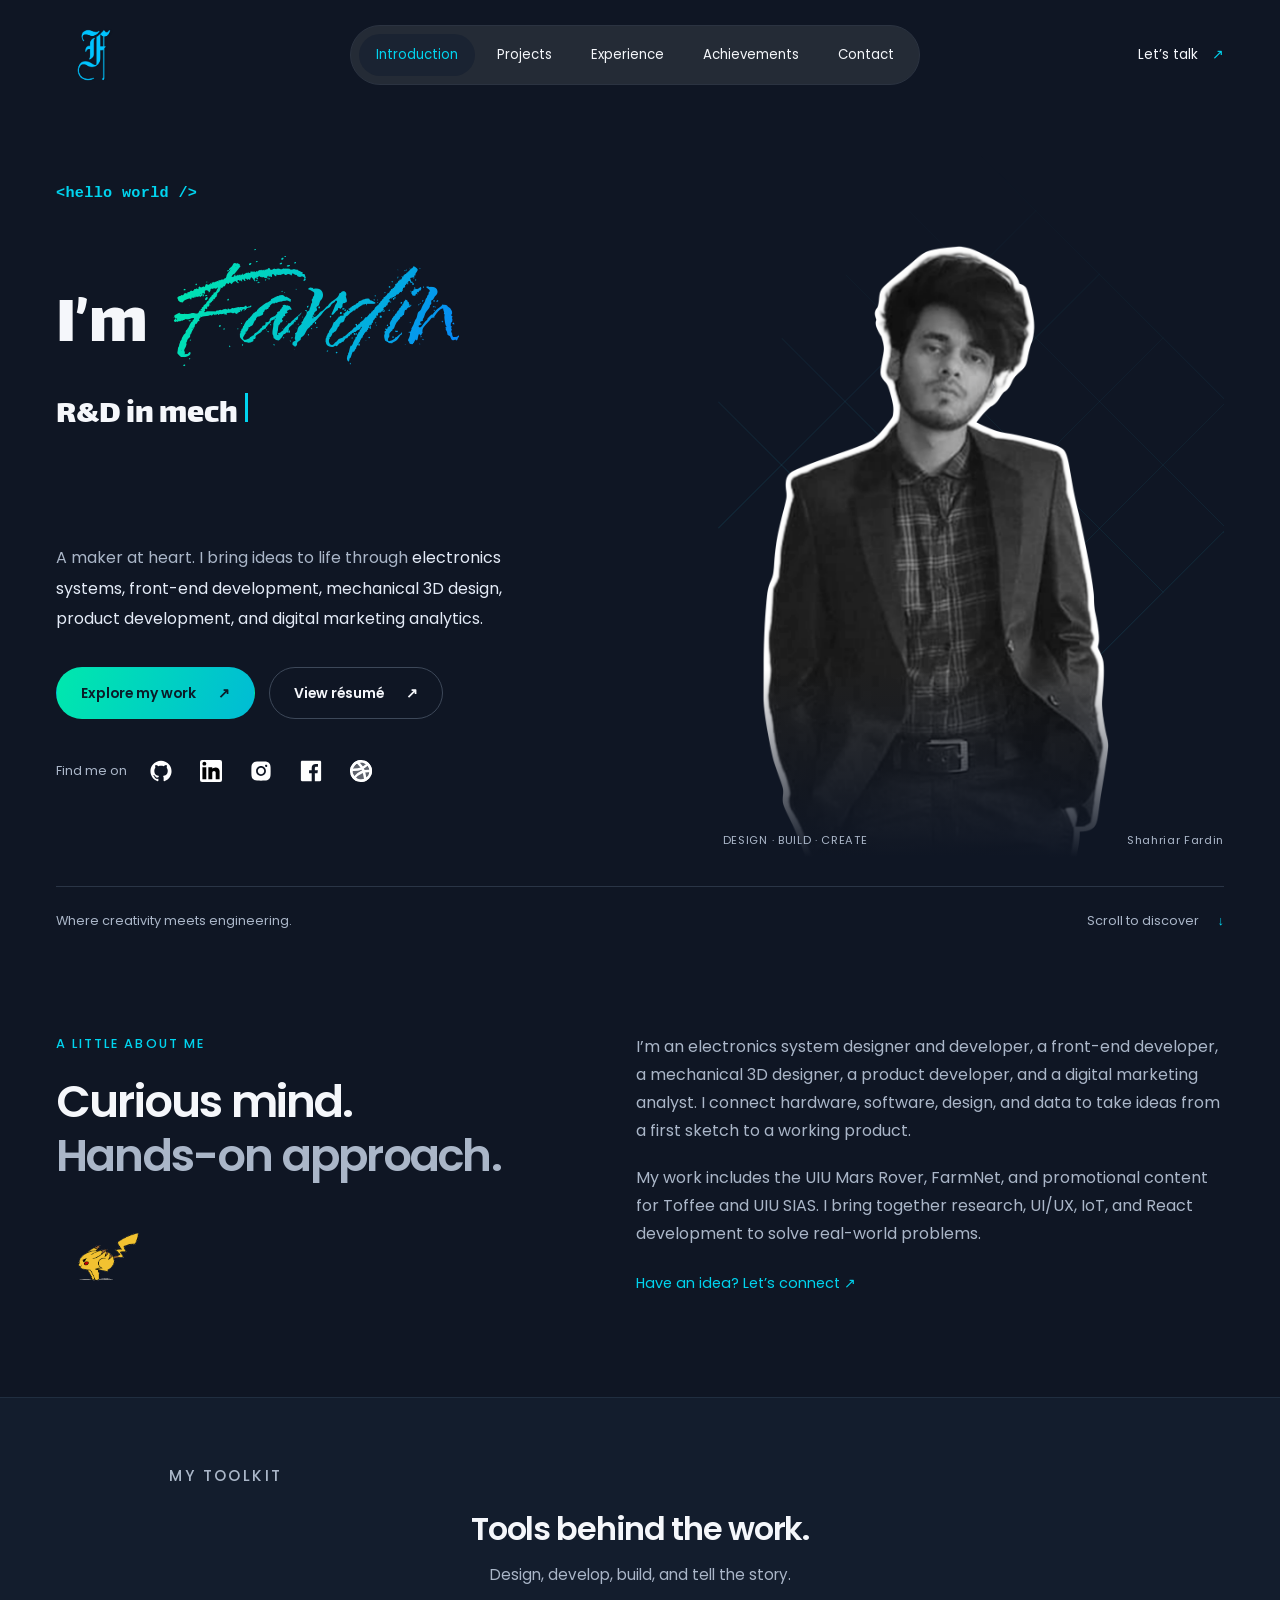
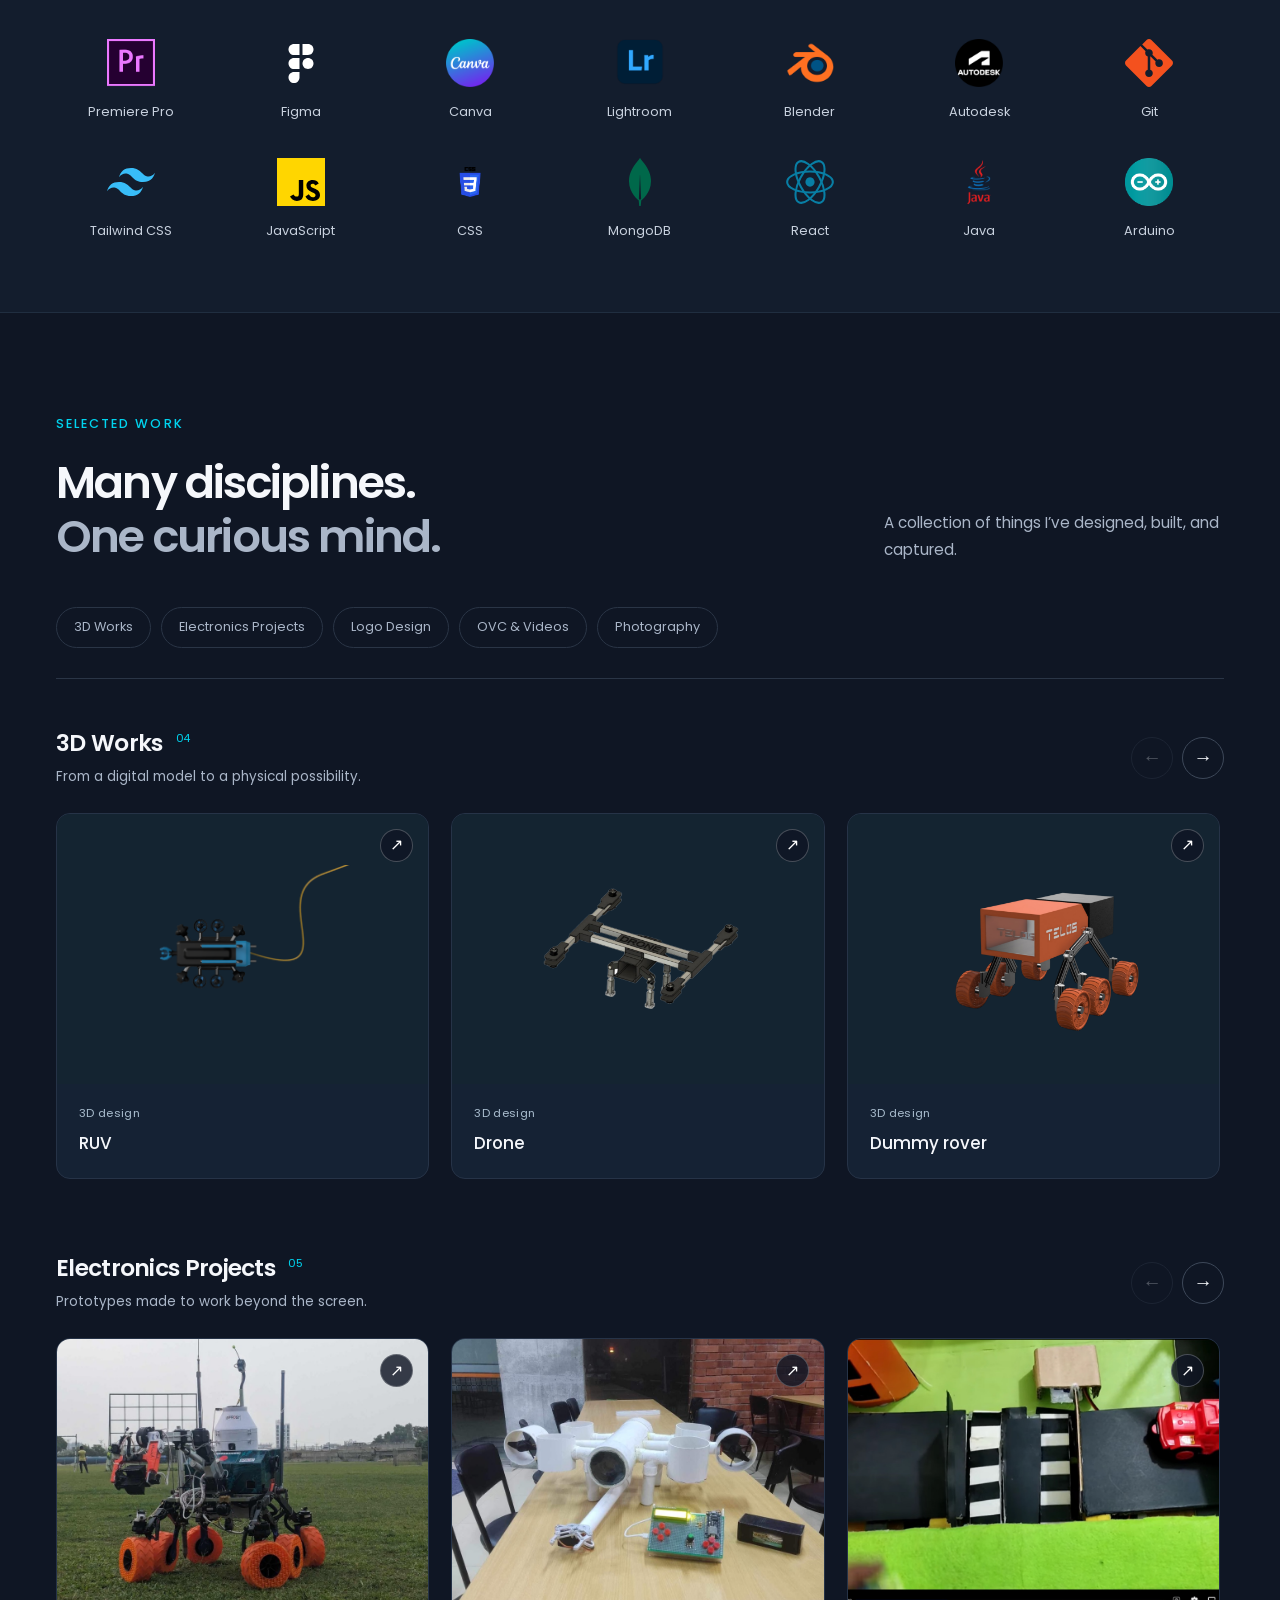
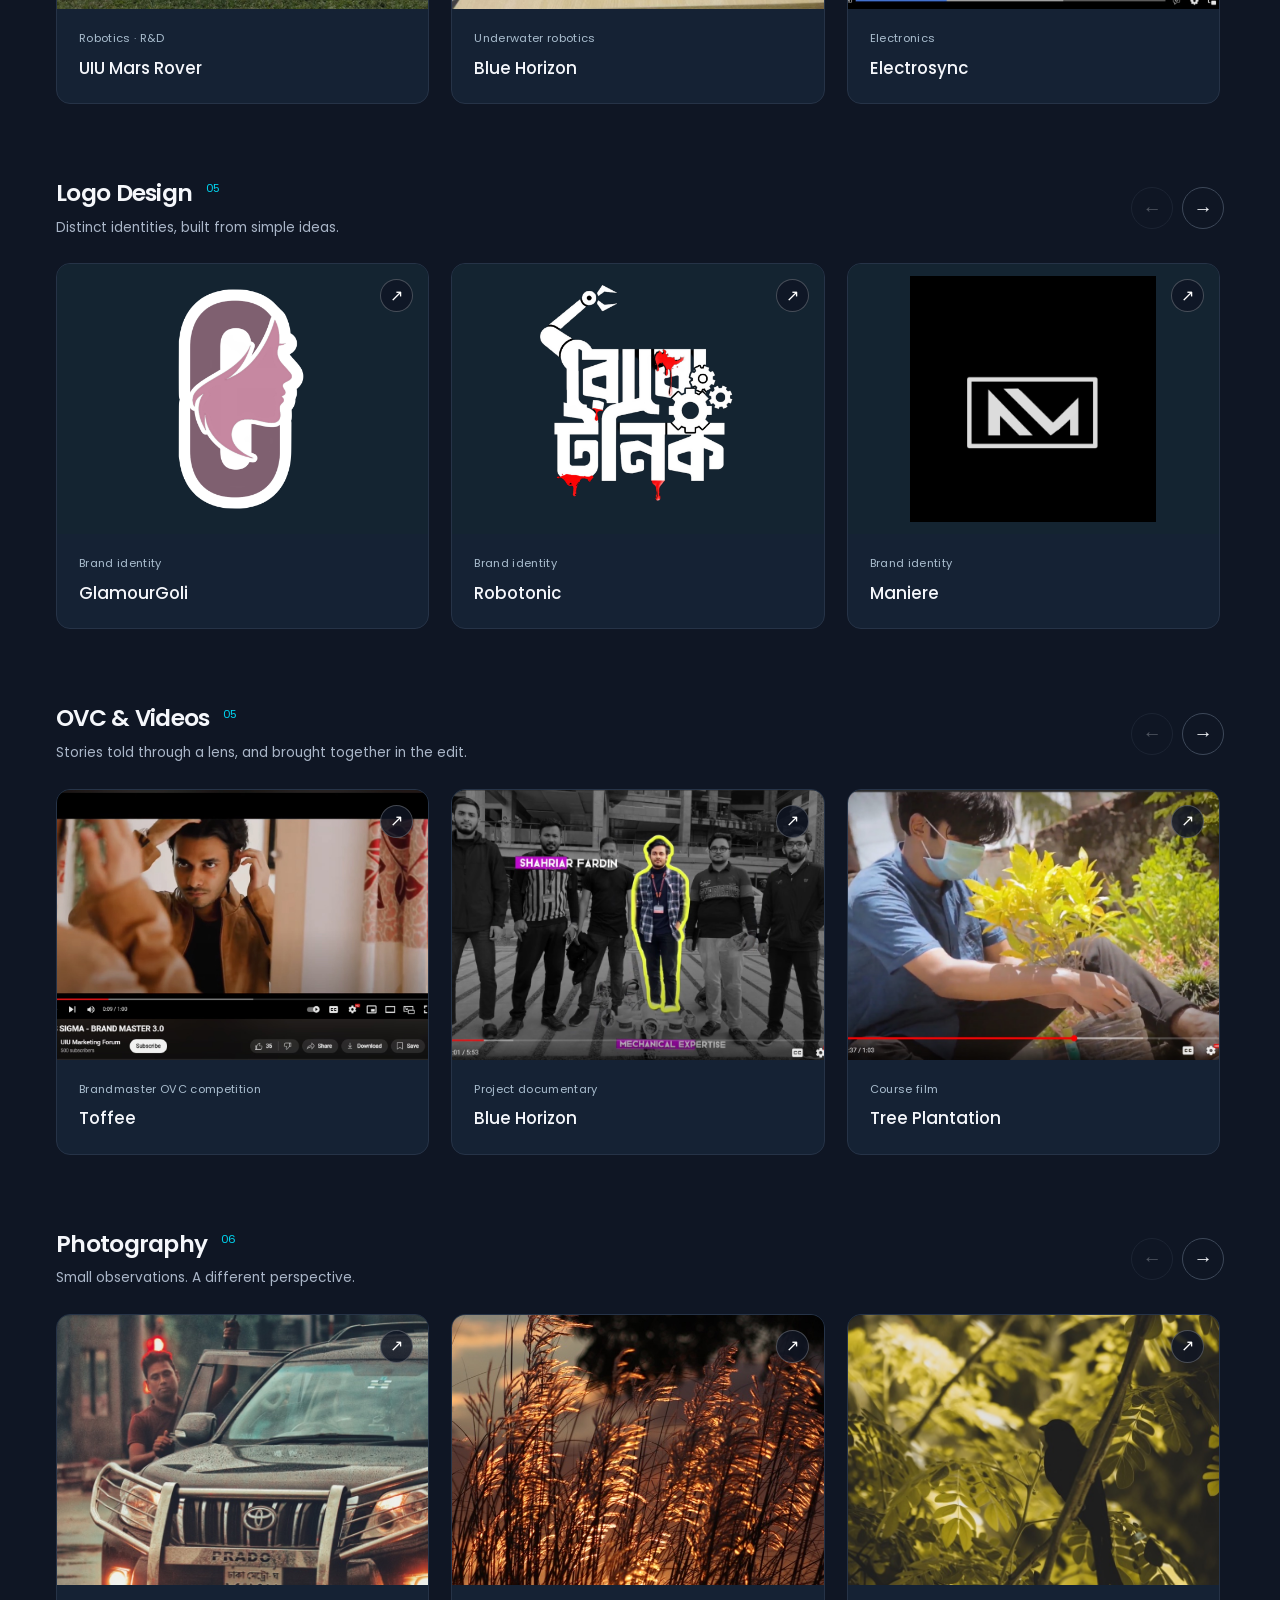
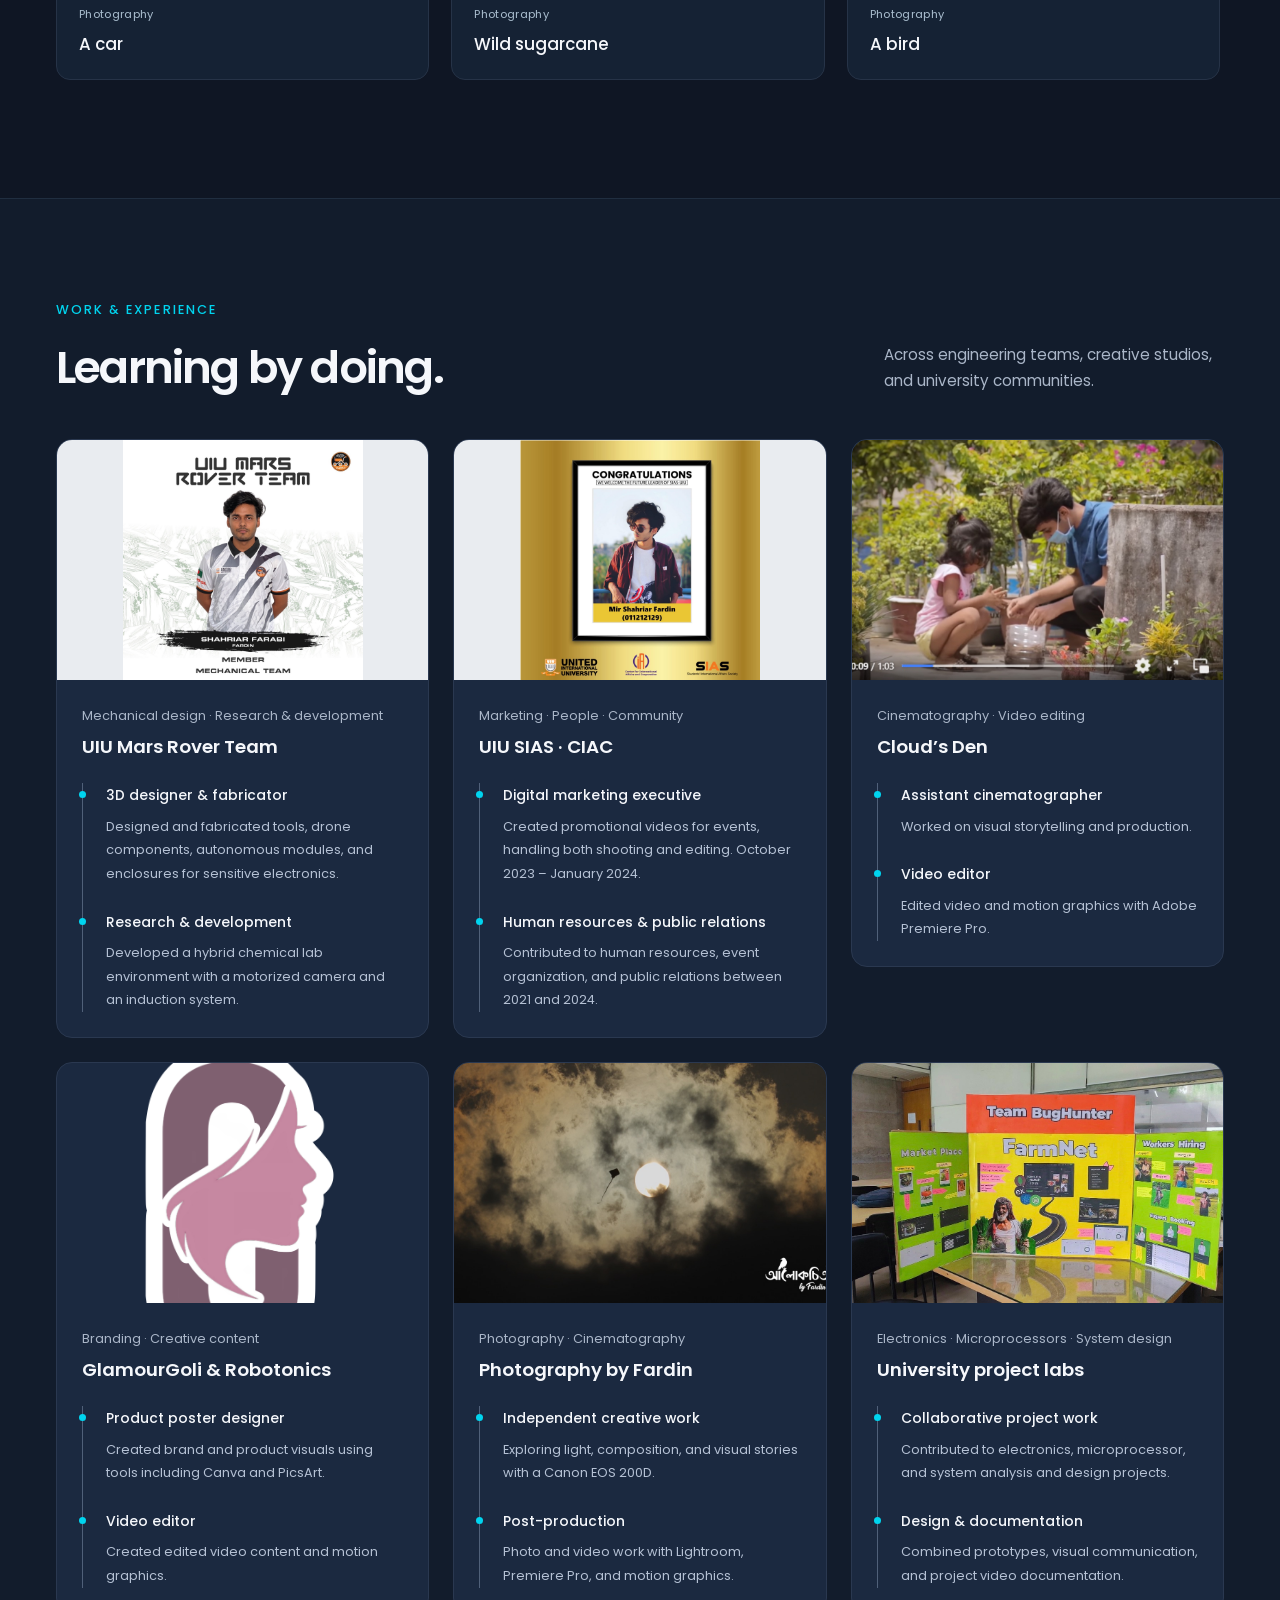
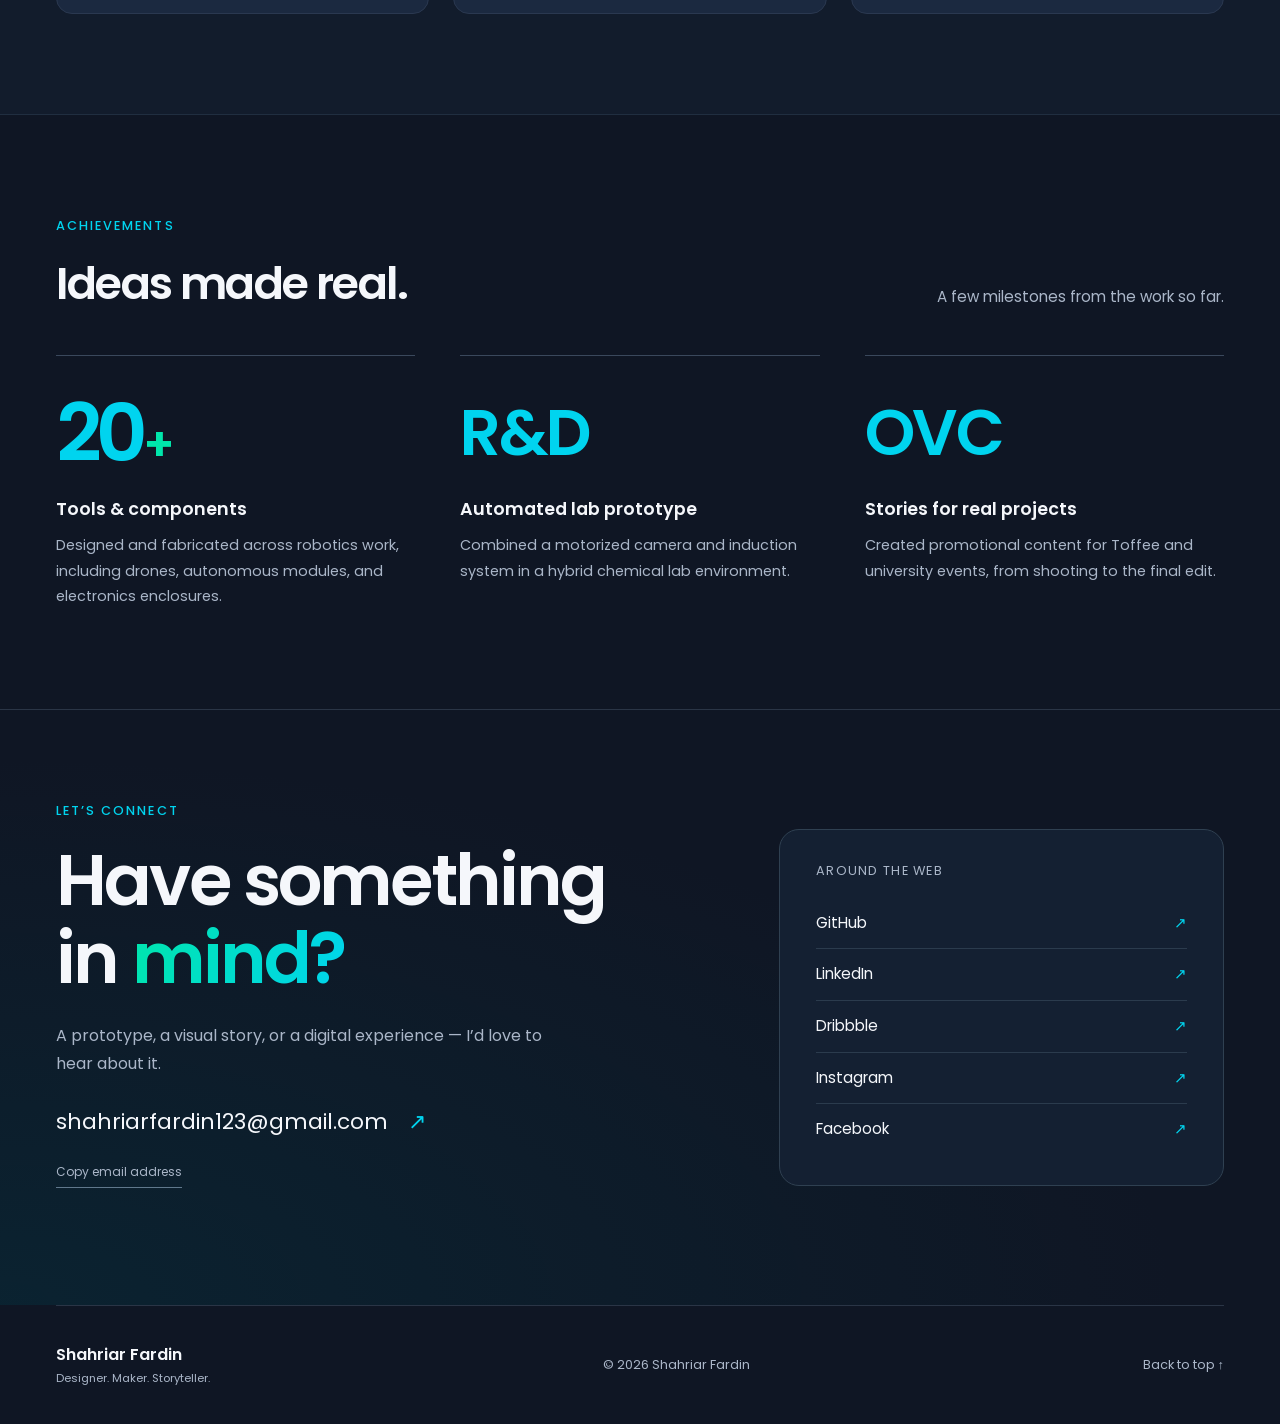
<file: index.html>
<!doctype html>
<html lang="en">
<head>
<meta charset="UTF-8"><meta name="viewport" content="width=device-width, initial-scale=1">
<meta name="theme-color" content="#0f1624">
<title>Shahriar Fardin — Electronics, Products & Front-End Development</title>
<meta name="description" content="Shahriar Fardin’s portfolio: electronics system design and development, front-end development, mechanical 3D design, product development, and digital marketing analytics.">
<meta property="og:title" content="Shahriar Fardin — Electronics, Products & Front-End Development">
<meta property="og:description" content="Ideas into prototypes. Stories into visuals. Explore Fardin’s multidisciplinary work.">
<meta property="og:type" content="website">
<link rel="icon" href="brand.png"><link rel="stylesheet" href="assets/fonts.css"><link rel="stylesheet" href="styles.css?v=20260912-nav">
<script src="purify.min.js" defer></script><script src="editor-config.js" defer></script><script src="content.js" defer></script>
</head>
<body>
<a class="skip-link" href="#main">Skip to content</a>
<header class="site-header wrap">
<a class="brand" href="#introduction" aria-label="Shahriar Fardin, home"><img src="brand.png" width="76" height="76" alt="Fardin"></a>
<nav class="main-nav" id="main-nav" aria-label="Main navigation">
<a class="active" href="#introduction">Introduction</a><a href="#projects">Projects</a><a href="#experience">Experience</a><a href="#achievements">Achievements</a><a href="#contact">Contact</a>
</nav>
<a class="header-contact" href="mailto:shahriarfardin123@gmail.com">Let’s talk <span aria-hidden="true">↗</span></a>
<button class="menu-toggle" aria-label="Open navigation" aria-expanded="false" aria-controls="main-nav"><img src="assets/menu.svg" alt="" width="30" height="30"></button>
</header>
<main id="main">
<section id="introduction" class="hero wrap" aria-labelledby="hero-title">
<div class="hero-content"><p class="eyebrow hello">&lt;hello world /&gt;</p><h1 id="hero-title">I’m <span class="signature">Fardin</span><span class="sr-only"> — Shahriar Fardin</span></h1><p class="role-line"><span id="changing-role">an electronic system designer</span><span class="caret" aria-hidden="true"></span></p>
<p class="hero-description">A maker at heart. I bring ideas to life through <strong>electronics systems, front-end development, mechanical 3D design, product development, and digital marketing analytics.</strong></p>
<div class="hero-actions"><a class="button primary" href="#projects">Explore my work <span aria-hidden="true">↗</span></a><a class="button secondary" href="resume.pdf" target="_blank" rel="noopener noreferrer">View résumé <span aria-hidden="true">↗</span></a></div>
<div class="hero-socials"><span class="small-label">Find me on</span><a href="https://github.com/LynxOF1971" target="_blank" rel="noopener noreferrer" aria-label="GitHub"><img src="assets/github.svg" width="22" height="22" alt=""></a><a href="https://www.linkedin.com/in/shahriar-fardin/" target="_blank" rel="noopener noreferrer" aria-label="LinkedIn"><img src="assets/linkedin.svg" width="22" height="22" alt=""></a><a href="https://www.instagram.com/shahriar_farabi_fardin143/" target="_blank" rel="noopener noreferrer" aria-label="Instagram"><img src="assets/instagram.svg" width="22" height="22" alt=""></a><a href="https://www.facebook.com/shahriar.fardin1418/" target="_blank" rel="noopener noreferrer" aria-label="Facebook"><img src="assets/facebook.svg" width="22" height="22" alt=""></a><a href="https://dribbble.com/LynxOF1971" target="_blank" rel="noopener noreferrer" aria-label="Dribbble"><img src="assets/dribbble.svg" width="22" height="22" alt=""></a></div>
</div>
<div class="hero-visual"><div class="geometry" aria-hidden="true"></div><img class="portrait" src="assets/portrait.png" alt="Shahriar Fardin wearing a dark suit" width="1268" height="864" fetchpriority="high"><div class="portrait-caption"><span>DESIGN · BUILD · CREATE</span><span>Shahriar Fardin</span></div></div>
<div class="hero-bottom"><span>Where creativity meets engineering.</span><a href="#about">Scroll to discover <span aria-hidden="true">↓</span></a></div>
</section>
<section id="about" class="about wrap section"><div><p class="eyebrow">A LITTLE ABOUT ME</p><h2>Curious mind.<br><span class="muted">Hands-on approach.</span></h2><img class="little-spark" src="assets/pikachu.gif" alt="" aria-hidden="true" loading="lazy" width="88" height="82"></div><div class="about-copy"><p>I’m an electronics system designer and developer, a front-end developer, a mechanical 3D designer, a product developer, and a digital marketing analyst. I connect hardware, software, design, and data to take ideas from a first sketch to a working product.</p><p>My work includes the UIU Mars Rover, FarmNet, and promotional content for Toffee and UIU SIAS. I bring together research, UI/UX, IoT, and React development to solve real-world problems.</p><a class="text-link" href="#contact">Have an idea? Let’s connect <span aria-hidden="true">↗</span></a></div></section>
<section id="skills" class="skills-band"><div class="wrap"><div class="section-heading compact"><p class="eyebrow">MY TOOLKIT</p><h2>Tools behind the work.</h2><p>Design, develop, build, and tell the story.</p></div><ul class="skills-grid">
<li><img src="assets/premiere.png" alt="" loading="lazy" width="48" height="48"><span>Premiere Pro</span></li>
<li><img src="assets/figma.svg" alt="" loading="lazy" width="48" height="48"><span>Figma</span></li>
<li><img src="assets/canva.png" alt="" loading="lazy" width="48" height="48"><span>Canva</span></li>
<li><img src="assets/lightroom.png" alt="" loading="lazy" width="48" height="48"><span>Lightroom</span></li>
<li><img src="assets/blender.png" alt="" loading="lazy" width="48" height="48"><span>Blender</span></li>
<li><img src="assets/autodesk.png" alt="" loading="lazy" width="48" height="48"><span>Autodesk</span></li>
<li><img src="assets/git.svg" alt="" loading="lazy" width="48" height="48"><span>Git</span></li>
<li><img src="assets/tailwind.svg" alt="" loading="lazy" width="48" height="48"><span>Tailwind CSS</span></li>
<li><span class="js-logo"><img src="assets/javascript-bg.svg" alt="" loading="lazy" width="48" height="48"><img class="js-letters" src="assets/javascript-text.svg" alt="" width="30" height="21"></span><span>JavaScript</span></li>
<li><img src="assets/css.png" alt="" loading="lazy" width="48" height="48"><span>CSS</span></li>
<li><img src="assets/mongodb.svg" alt="" loading="lazy" width="48" height="48"><span>MongoDB</span></li>
<li><img src="assets/react.svg" alt="" loading="lazy" width="48" height="48"><span>React</span></li>
<li><img src="assets/java.png" alt="" loading="lazy" width="48" height="48"><span>Java</span></li>
<li><img src="assets/arduino.png" alt="" loading="lazy" width="48" height="48"><span>Arduino</span></li>
</ul></div></section><section id="projects" class="section wrap"><div class="section-heading"><div><p class="eyebrow">SELECTED WORK</p><h2>Many disciplines.<br><span class="muted">One curious mind.</span></h2></div><p>A collection of things I’ve designed, built, and captured.</p></div><nav class="project-index" aria-label="Project categories">
<a href="#gallery-0">3D Works</a>
<a href="#gallery-1">Electronics Projects</a>
<a href="#gallery-2">Logo Design</a>
<a href="#gallery-3">OVC & Videos</a>
<a href="#gallery-4">Photography</a>
</nav>
<section class="gallery-section" id="gallery-0" aria-labelledby="gallery-heading-0"><div class="gallery-heading"><div><h3 id="gallery-heading-0">3D Works <span class="count">04</span></h3><p>From a digital model to a physical possibility.</p></div><div class="gallery-controls"><button class="gallery-prev" aria-label="Previous 3D Works projects" data-gallery="track-0">←</button><button class="gallery-next" aria-label="Next 3D Works projects" data-gallery="track-0">→</button></div></div><div class="gallery-track" id="track-0" tabindex="0" role="region" aria-label="3D Works gallery, scroll for more">
<button class="project-card" data-project="project-1" aria-label="View RUV — 3D design"><div class="project-image contain"><img src="assets/ruv.png" alt="RUV" loading="lazy" width="600" height="450"><span class="project-open" aria-hidden="true">↗</span></div><div class="project-info"><p>3D design</p><h4>RUV</h4></div></button>
<button class="project-card" data-project="project-2" aria-label="View Drone — 3D design"><div class="project-image contain"><img src="assets/drone.png" alt="Drone" loading="lazy" width="600" height="450"><span class="project-open" aria-hidden="true">↗</span></div><div class="project-info"><p>3D design</p><h4>Drone</h4></div></button>
<button class="project-card" data-project="project-3" aria-label="View Dummy rover — 3D design"><div class="project-image contain"><img src="assets/dummy-rover.png" alt="Dummy rover" loading="lazy" width="600" height="450"><span class="project-open" aria-hidden="true">↗</span></div><div class="project-info"><p>3D design</p><h4>Dummy rover</h4></div></button>
<button class="project-card" data-project="project-4" aria-label="View VRX module enclosure — 3D design"><div class="project-image contain"><img src="assets/vrx-enclosure.png" alt="VRX module enclosure" loading="lazy" width="600" height="450"><span class="project-open" aria-hidden="true">↗</span></div><div class="project-info"><p>3D design</p><h4>VRX module enclosure</h4></div></button>
</div></section>
<section class="gallery-section" id="gallery-1" aria-labelledby="gallery-heading-1"><div class="gallery-heading"><div><h3 id="gallery-heading-1">Electronics Projects <span class="count">05</span></h3><p>Prototypes made to work beyond the screen.</p></div><div class="gallery-controls"><button class="gallery-prev" aria-label="Previous Electronics Projects projects" data-gallery="track-1">←</button><button class="gallery-next" aria-label="Next Electronics Projects projects" data-gallery="track-1">→</button></div></div><div class="gallery-track" id="track-1" tabindex="0" role="region" aria-label="Electronics Projects gallery, scroll for more">
<button class="project-card" data-project="project-5" aria-label="View UIU Mars Rover — Robotics · R&amp;D"><div class="project-image cover"><img src="assets/mars-rover.jpg" alt="UIU Mars Rover" loading="lazy" width="600" height="450"><span class="project-open" aria-hidden="true">↗</span></div><div class="project-info"><p>Robotics · R&amp;D</p><h4>UIU Mars Rover</h4></div></button>
<button class="project-card" data-project="project-6" aria-label="View Blue Horizon — Underwater robotics"><div class="project-image cover"><img src="assets/blue-horizon.jpg" alt="Blue Horizon" loading="lazy" width="600" height="450"><span class="project-open" aria-hidden="true">↗</span></div><div class="project-info"><p>Underwater robotics</p><h4>Blue Horizon</h4></div></button>
<button class="project-card" data-project="project-7" aria-label="View Electrosync — Electronics"><div class="project-image cover"><img src="assets/electrosync.jpg" alt="Electrosync" loading="lazy" width="600" height="450"><span class="project-open" aria-hidden="true">↗</span></div><div class="project-info"><p>Electronics</p><h4>Electrosync</h4></div></button>
<button class="project-card" data-project="project-8" aria-label="View Bifrost lab — Research &amp; development"><div class="project-image cover"><img src="assets/bifrost-lab.jpg" alt="Bifrost lab" loading="lazy" width="600" height="450"><span class="project-open" aria-hidden="true">↗</span></div><div class="project-info"><p>Research &amp; development</p><h4>Bifrost lab</h4></div></button>
<button class="project-card" data-project="project-9" aria-label="View FarmNet — IoT · UI/UX · Front-end"><div class="project-image cover"><img src="assets/farmnet.jpg" alt="FarmNet" loading="lazy" width="600" height="450"><span class="project-open" aria-hidden="true">↗</span></div><div class="project-info"><p>IoT · UI/UX · Front-end</p><h4>FarmNet</h4></div></button>
</div></section>
<section class="gallery-section" id="gallery-2" aria-labelledby="gallery-heading-2"><div class="gallery-heading"><div><h3 id="gallery-heading-2">Logo Design <span class="count">05</span></h3><p>Distinct identities, built from simple ideas.</p></div><div class="gallery-controls"><button class="gallery-prev" aria-label="Previous Logo Design projects" data-gallery="track-2">←</button><button class="gallery-next" aria-label="Next Logo Design projects" data-gallery="track-2">→</button></div></div><div class="gallery-track" id="track-2" tabindex="0" role="region" aria-label="Logo Design gallery, scroll for more">
<button class="project-card" data-project="project-10" aria-label="View GlamourGoli — Brand identity"><div class="project-image contain"><img src="assets/glamourgoli.png" alt="GlamourGoli" loading="lazy" width="600" height="450"><span class="project-open" aria-hidden="true">↗</span></div><div class="project-info"><p>Brand identity</p><h4>GlamourGoli</h4></div></button>
<button class="project-card" data-project="project-11" aria-label="View Robotonic — Brand identity"><div class="project-image contain"><img src="assets/robotonic.png" alt="Robotonic" loading="lazy" width="600" height="450"><span class="project-open" aria-hidden="true">↗</span></div><div class="project-info"><p>Brand identity</p><h4>Robotonic</h4></div></button>
<button class="project-card" data-project="project-12" aria-label="View Maniere — Brand identity"><div class="project-image contain"><img src="assets/maniere.png" alt="Maniere" loading="lazy" width="600" height="450"><span class="project-open" aria-hidden="true">↗</span></div><div class="project-info"><p>Brand identity</p><h4>Maniere</h4></div></button>
<button class="project-card" data-project="project-13" aria-label="View Robotonics emblem — Brand identity"><div class="project-image contain"><img src="assets/robotonics-emblem.png" alt="Robotonics emblem" loading="lazy" width="600" height="450"><span class="project-open" aria-hidden="true">↗</span></div><div class="project-info"><p>Brand identity</p><h4>Robotonics emblem</h4></div></button>
<button class="project-card" data-project="project-14" aria-label="View Logo study — Brand exploration"><div class="project-image contain"><img src="assets/logo-study.png" alt="Logo study" loading="lazy" width="600" height="450"><span class="project-open" aria-hidden="true">↗</span></div><div class="project-info"><p>Brand exploration</p><h4>Logo study</h4></div></button>
</div></section>
<section class="gallery-section" id="gallery-3" aria-labelledby="gallery-heading-3"><div class="gallery-heading"><div><h3 id="gallery-heading-3">OVC & Videos <span class="count">05</span></h3><p>Stories told through a lens, and brought together in the edit.</p></div><div class="gallery-controls"><button class="gallery-prev" aria-label="Previous OVC & Videos projects" data-gallery="track-3">←</button><button class="gallery-next" aria-label="Next OVC & Videos projects" data-gallery="track-3">→</button></div></div><div class="gallery-track" id="track-3" tabindex="0" role="region" aria-label="OVC & Videos gallery, scroll for more">
<button class="project-card" data-project="project-15" aria-label="View Toffee — Brandmaster OVC competition"><div class="project-image cover"><img src="assets/toffee.jpg" alt="Toffee" loading="lazy" width="600" height="450"><span class="project-open" aria-hidden="true">↗</span></div><div class="project-info"><p>Brandmaster OVC competition</p><h4>Toffee</h4></div></button>
<button class="project-card" data-project="project-16" aria-label="View Blue Horizon — Project documentary"><div class="project-image cover"><img src="assets/blue-horizon-video.jpg" alt="Blue Horizon" loading="lazy" width="600" height="450"><span class="project-open" aria-hidden="true">↗</span></div><div class="project-info"><p>Project documentary</p><h4>Blue Horizon</h4></div></button>
<button class="project-card" data-project="project-17" aria-label="View Tree Plantation — Course film"><div class="project-image cover"><img src="assets/tree-plantation.jpg" alt="Tree Plantation" loading="lazy" width="600" height="450"><span class="project-open" aria-hidden="true">↗</span></div><div class="project-info"><p>Course film</p><h4>Tree Plantation</h4></div></button>
<button class="project-card" data-project="project-18" aria-label="View Video project — Film &amp; editing"><div class="project-image cover"><img src="assets/video-04.jpg" alt="Video project" loading="lazy" width="600" height="450"><span class="project-open" aria-hidden="true">↗</span></div><div class="project-info"><p>Film &amp; editing</p><h4>Video project</h4></div></button>
<button class="project-card" data-project="project-19" aria-label="View Electrosync — Project film"><div class="project-image cover"><img src="assets/electrosync.jpg" alt="Electrosync" loading="lazy" width="600" height="450"><span class="project-open" aria-hidden="true">↗</span></div><div class="project-info"><p>Project film</p><h4>Electrosync</h4></div></button>
</div></section>
<section class="gallery-section" id="gallery-4" aria-labelledby="gallery-heading-4"><div class="gallery-heading"><div><h3 id="gallery-heading-4">Photography <span class="count">06</span></h3><p>Small observations. A different perspective.</p></div><div class="gallery-controls"><button class="gallery-prev" aria-label="Previous Photography projects" data-gallery="track-4">←</button><button class="gallery-next" aria-label="Next Photography projects" data-gallery="track-4">→</button></div></div><div class="gallery-track" id="track-4" tabindex="0" role="region" aria-label="Photography gallery, scroll for more">
<button class="project-card" data-project="project-20" aria-label="View A car — Photography"><div class="project-image cover"><img src="assets/car.jpg" alt="A car" loading="lazy" width="600" height="450"><span class="project-open" aria-hidden="true">↗</span></div><div class="project-info"><p>Photography</p><h4>A car</h4></div></button>
<button class="project-card" data-project="project-21" aria-label="View Wild sugarcane — Photography"><div class="project-image cover"><img src="assets/sugarcane.jpg" alt="Wild sugarcane" loading="lazy" width="600" height="450"><span class="project-open" aria-hidden="true">↗</span></div><div class="project-info"><p>Photography</p><h4>Wild sugarcane</h4></div></button>
<button class="project-card" data-project="project-22" aria-label="View A bird — Photography"><div class="project-image cover"><img src="assets/bird.jpg" alt="A bird" loading="lazy" width="600" height="450"><span class="project-open" aria-hidden="true">↗</span></div><div class="project-info"><p>Photography</p><h4>A bird</h4></div></button>
<button class="project-card" data-project="project-23" aria-label="View Kite — Photography"><div class="project-image cover"><img src="assets/kite.jpg" alt="Kite" loading="lazy" width="600" height="450"><span class="project-open" aria-hidden="true">↗</span></div><div class="project-info"><p>Photography</p><h4>Kite</h4></div></button>
<button class="project-card" data-project="project-24" aria-label="View Horse — Photography"><div class="project-image cover"><img src="assets/horse.jpg" alt="Horse" loading="lazy" width="600" height="450"><span class="project-open" aria-hidden="true">↗</span></div><div class="project-info"><p>Photography</p><h4>Horse</h4></div></button>
<button class="project-card" data-project="project-25" aria-label="View Bird in flight — Photography"><div class="project-image cover"><img src="assets/bird-flight.jpg" alt="Bird in flight" loading="lazy" width="600" height="450"><span class="project-open" aria-hidden="true">↗</span></div><div class="project-info"><p>Photography</p><h4>Bird in flight</h4></div></button>
</div></section>
</section>
<section id="experience" class="experience-band"><div class="section wrap"><div class="section-heading"><div><p class="eyebrow">WORK & EXPERIENCE</p><h2>Learning by doing.</h2></div><p>Across engineering teams, creative studios, and university communities.</p></div><div class="experience-grid">
<article class="experience-card"><img class="experience-image" src="assets/rover-team.jpg" alt="UIU Mars Rover Team project work" loading="lazy" width="600" height="400"><div class="experience-copy"><p class="small-label">Mechanical design · Research &amp; development</p><h3>UIU Mars Rover Team</h3><ul>
<li><h4>3D designer &amp; fabricator</h4><p>Designed and fabricated tools, drone components, autonomous modules, and enclosures for sensitive electronics.</p></li>
<li><h4>Research &amp; development</h4><p>Developed a hybrid chemical lab environment with a motorized camera and an induction system.</p></li>
</ul></div></article>
<article class="experience-card"><img class="experience-image" src="assets/sias.jpg" alt="UIU SIAS · CIAC project work" loading="lazy" width="600" height="400"><div class="experience-copy"><p class="small-label">Marketing · People · Community</p><h3>UIU SIAS · CIAC</h3><ul>
<li><h4>Digital marketing executive</h4><p>Created promotional videos for events, handling both shooting and editing. October 2023 – January 2024.</p></li>
<li><h4>Human resources &amp; public relations</h4><p>Contributed to human resources, event organization, and public relations between 2021 and 2024.</p></li>
</ul></div></article>
<article class="experience-card"><img class="experience-image" src="assets/clouds-den.jpg" alt="Cloud’s Den project work" loading="lazy" width="600" height="400"><div class="experience-copy"><p class="small-label">Cinematography · Video editing</p><h3>Cloud’s Den</h3><ul>
<li><h4>Assistant cinematographer</h4><p>Worked on visual storytelling and production.</p></li>
<li><h4>Video editor</h4><p>Edited video and motion graphics with Adobe Premiere Pro.</p></li>
</ul></div></article>
<article class="experience-card"><img class="experience-image" src="assets/glamourgoli.png" alt="GlamourGoli &amp; Robotonics project work" loading="lazy" width="600" height="400"><div class="experience-copy"><p class="small-label">Branding · Creative content</p><h3>GlamourGoli &amp; Robotonics</h3><ul>
<li><h4>Product poster designer</h4><p>Created brand and product visuals using tools including Canva and PicsArt.</p></li>
<li><h4>Video editor</h4><p>Created edited video content and motion graphics.</p></li>
</ul></div></article>
<article class="experience-card"><img class="experience-image" src="assets/photo-brand.jpg" alt="Photography by Fardin project work" loading="lazy" width="600" height="400"><div class="experience-copy"><p class="small-label">Photography · Cinematography</p><h3>Photography by Fardin</h3><ul>
<li><h4>Independent creative work</h4><p>Exploring light, composition, and visual stories with a Canon EOS 200D.</p></li>
<li><h4>Post-production</h4><p>Photo and video work with Lightroom, Premiere Pro, and motion graphics.</p></li>
</ul></div></article>
<article class="experience-card"><img class="experience-image" src="assets/farmnet.jpg" alt="University project labs project work" loading="lazy" width="600" height="400"><div class="experience-copy"><p class="small-label">Electronics · Microprocessors · System design</p><h3>University project labs</h3><ul>
<li><h4>Collaborative project work</h4><p>Contributed to electronics, microprocessor, and system analysis and design projects.</p></li>
<li><h4>Design &amp; documentation</h4><p>Combined prototypes, visual communication, and project video documentation.</p></li>
</ul></div></article>
</div></div></section><section id="achievements" class="section wrap"><div class="section-heading"><div><p class="eyebrow">ACHIEVEMENTS</p><h2>Ideas made real.</h2></div><p>A few milestones from the work so far.</p></div><div class="milestones"><article><span class="milestone-number">20<span>+</span></span><h3>Tools & components</h3><p>Designed and fabricated across robotics work, including drones, autonomous modules, and electronics enclosures.</p></article><article><span class="milestone-number word">R&D</span><h3>Automated lab prototype</h3><p>Combined a motorized camera and induction system in a hybrid chemical lab environment.</p></article><article><span class="milestone-number word">OVC</span><h3>Stories for real projects</h3><p>Created promotional content for Toffee and university events, from shooting to the final edit.</p></article></div></section>
<section id="contact" class="contact-section"><div class="wrap contact-grid"><div><p class="eyebrow">LET’S CONNECT</p><h2>Have something<br>in <span class="gradient-text">mind?</span></h2><p>A prototype, a visual story, or a digital experience — I’d love to hear about it.</p><a class="email-link" href="mailto:shahriarfardin123@gmail.com">shahriarfardin123@gmail.com <span aria-hidden="true">↗</span></a><button class="copy-email" type="button">Copy email address</button><span id="copy-status" class="small-label" role="status" aria-live="polite"></span></div><div class="contact-card"><p class="small-label">AROUND THE WEB</p><a href="https://github.com/LynxOF1971" target="_blank" rel="noopener noreferrer">GitHub <span>↗</span></a><a href="https://www.linkedin.com/in/shahriar-fardin/" target="_blank" rel="noopener noreferrer">LinkedIn <span>↗</span></a><a href="https://dribbble.com/LynxOF1971" target="_blank" rel="noopener noreferrer">Dribbble <span>↗</span></a><a href="https://www.instagram.com/shahriar_farabi_fardin143/" target="_blank" rel="noopener noreferrer">Instagram <span>↗</span></a><a href="https://www.facebook.com/shahriar.fardin1418/" target="_blank" rel="noopener noreferrer">Facebook <span>↗</span></a></div></div></section>
</main>
<footer class="footer wrap"><a class="footer-name" href="#introduction">Shahriar Fardin<span>Designer. Maker. Storyteller.</span></a><p>© <span id="year">2026</span> Shahriar Fardin</p><a href="#introduction">Back to top ↑</a></footer>
<dialog id="project-dialog" aria-labelledby="dialog-title"><button class="dialog-close" aria-label="Close project">×</button><div id="dialog-content"></div></dialog>
<template id="project-1"><img class="dialog-image" src="assets/ruv.png" alt="RUV"><div class="dialog-copy"><p class="eyebrow">3D design</p><h2 class="dialog-title">RUV</h2><p>A remotely operated underwater vehicle concept, developed as a mechanical 3D design study.</p></div></template>
<template id="project-2"><img class="dialog-image" src="assets/drone.png" alt="Drone"><div class="dialog-copy"><p class="eyebrow">3D design</p><h2 class="dialog-title">Drone</h2><p>A drone assembly exploring the structure and arrangement of mechanical components.</p></div></template>
<template id="project-3"><img class="dialog-image" src="assets/dummy-rover.png" alt="Dummy rover"><div class="dialog-copy"><p class="eyebrow">3D design</p><h2 class="dialog-title">Dummy rover</h2><p>A rover model exploring a compact body, wheel layout, and mechanical structure.</p></div></template>
<template id="project-4"><img class="dialog-image" src="assets/vrx-enclosure.png" alt="VRX module enclosure"><div class="dialog-copy"><p class="eyebrow">3D design</p><h2 class="dialog-title">VRX module enclosure</h2><p>A protective enclosure designed around a VRX module and its electronic components.</p></div></template>
<template id="project-5"><img class="dialog-image" src="assets/mars-rover.jpg" alt="UIU Mars Rover"><div class="dialog-copy"><p class="eyebrow">Robotics · R&amp;D</p><h2 class="dialog-title">UIU Mars Rover</h2><p>Work with the UIU Mars Rover team across mechanical design, fabrication, and research and development.</p></div></template>
<template id="project-6"><img class="dialog-image" src="assets/blue-horizon.jpg" alt="Blue Horizon"><div class="dialog-copy"><p class="eyebrow">Underwater robotics</p><h2 class="dialog-title">Blue Horizon</h2><p>An underwater robot developed as a microprocessor lab project.</p></div></template>
<template id="project-7"><img class="dialog-image" src="assets/electrosync.jpg" alt="Electrosync"><div class="dialog-copy"><p class="eyebrow">Electronics</p><h2 class="dialog-title">Electrosync</h2><p>An automated synchronized road prototype, combining electronics and system coordination.</p></div></template>
<template id="project-8"><img class="dialog-image" src="assets/bifrost-lab.jpg" alt="Bifrost lab"><div class="dialog-copy"><p class="eyebrow">Research &amp; development</p><h2 class="dialog-title">Bifrost lab</h2><p>A chemical reactor prototype. My work included a motorized camera and an induction system for automated chemical experiments.</p></div></template>
<template id="project-9"><img class="dialog-image" src="assets/farmnet.jpg" alt="FarmNet"><div class="dialog-copy"><p class="eyebrow">IoT · UI/UX · Front-end</p><h2 class="dialog-title">FarmNet</h2><p>A project bringing together IoT, UI/UX, and front-end development to address real-world agricultural challenges.</p></div></template>
<template id="project-10"><img class="dialog-image" src="assets/glamourgoli.png" alt="GlamourGoli"><div class="dialog-copy"><p class="eyebrow">Brand identity</p><h2 class="dialog-title">GlamourGoli</h2><p>A logo design for GlamourGoli, exploring a feminine profile and a soft, flowing visual identity.</p></div></template>
<template id="project-11"><img class="dialog-image" src="assets/robotonic.png" alt="Robotonic"><div class="dialog-copy"><p class="eyebrow">Brand identity</p><h2 class="dialog-title">Robotonic</h2><p>A robotics-inspired identity combining Bengali lettering with mechanical details.</p></div></template>
<template id="project-12"><img class="dialog-image" src="assets/maniere.png" alt="Maniere"><div class="dialog-copy"><p class="eyebrow">Brand identity</p><h2 class="dialog-title">Maniere</h2><p>A minimal monogram exploring angular lines and geometric balance.</p></div></template>
<template id="project-13"><img class="dialog-image" src="assets/robotonics-emblem.png" alt="Robotonics emblem"><div class="dialog-copy"><p class="eyebrow">Brand identity</p><h2 class="dialog-title">Robotonics emblem</h2><p>An additional identity exploration for Robotonics.</p></div></template>
<template id="project-14"><img class="dialog-image" src="assets/logo-study.png" alt="Logo study"><div class="dialog-copy"><p class="eyebrow">Brand exploration</p><h2 class="dialog-title">Logo study</h2><p>An exploration of a compact visual mark and its overall form.</p></div></template>
<template id="project-15"><img class="dialog-image" src="assets/toffee.jpg" alt="Toffee"><div class="dialog-copy"><p class="eyebrow">Brandmaster OVC competition</p><h2 class="dialog-title">Toffee</h2><p>A promotional video created for the Brandmaster OVC competition.</p><a class="button primary" href="https://youtu.be/8c-kDi3x7As?si=31Dh56YNYnlA4GfS" target="_blank" rel="noopener noreferrer">Watch video ↗</a></div></template>
<template id="project-16"><img class="dialog-image" src="assets/blue-horizon-video.jpg" alt="Blue Horizon"><div class="dialog-copy"><p class="eyebrow">Project documentary</p><h2 class="dialog-title">Blue Horizon</h2><p>A documentary presenting the Blue Horizon microprocessor lab project.</p><a class="button primary" href="https://www.facebook.com/100064472925700/videos/3848949322057908/" target="_blank" rel="noopener noreferrer">Watch video ↗</a></div></template>
<template id="project-17"><img class="dialog-image" src="assets/tree-plantation.jpg" alt="Tree Plantation"><div class="dialog-copy"><p class="eyebrow">Course film</p><h2 class="dialog-title">Tree Plantation</h2><p>A video created for an LSS course tree-plantation project.</p><a class="button primary" href="https://www.facebook.com/100064472925700/videos/799392017406679/" target="_blank" rel="noopener noreferrer">Watch video ↗</a></div></template>
<template id="project-18"><img class="dialog-image" src="assets/video-04.jpg" alt="Video project"><div class="dialog-copy"><p class="eyebrow">Film &amp; editing</p><h2 class="dialog-title">Video project</h2><p>A video project from my filmmaking and editing portfolio.</p><a class="button primary" href="https://fb.watch/vc3miAcbbB/" target="_blank" rel="noopener noreferrer">Watch video ↗</a></div></template>
<template id="project-19"><img class="dialog-image" src="assets/electrosync.jpg" alt="Electrosync"><div class="dialog-copy"><p class="eyebrow">Project film</p><h2 class="dialog-title">Electrosync</h2><p>A video presenting the Electrosync electronics project.</p><a class="button primary" href="https://fb.watch/vc3pcoJgzR/" target="_blank" rel="noopener noreferrer">Watch video ↗</a></div></template>
<template id="project-20"><img class="dialog-image" src="assets/car.jpg" alt="A car"><div class="dialog-copy"><p class="eyebrow">Photography</p><h2 class="dialog-title">A car</h2><p>A study of a vehicle within its surrounding streetscape.</p></div></template>
<template id="project-21"><img class="dialog-image" src="assets/sugarcane.jpg" alt="Wild sugarcane"><div class="dialog-copy"><p class="eyebrow">Photography</p><h2 class="dialog-title">Wild sugarcane</h2><p>Light and texture in a field of wild sugarcane.</p></div></template>
<template id="project-22"><img class="dialog-image" src="assets/bird.jpg" alt="A bird"><div class="dialog-copy"><p class="eyebrow">Photography</p><h2 class="dialog-title">A bird</h2><p>A bird photographed among the leaves.</p></div></template>
<template id="project-23"><img class="dialog-image" src="assets/kite.jpg" alt="Kite"><div class="dialog-copy"><p class="eyebrow">Photography</p><h2 class="dialog-title">Kite</h2><p>A moment from my photography collection.</p></div></template>
<template id="project-24"><img class="dialog-image" src="assets/horse.jpg" alt="Horse"><div class="dialog-copy"><p class="eyebrow">Photography</p><h2 class="dialog-title">Horse</h2><p>A horse captured through my lens.</p></div></template>
<template id="project-25"><img class="dialog-image" src="assets/bird-flight.jpg" alt="Bird in flight"><div class="dialog-copy"><p class="eyebrow">Photography</p><h2 class="dialog-title">Bird in flight</h2><p>An observation of a bird and its surroundings.</p></div></template>
</body></html>
</file>
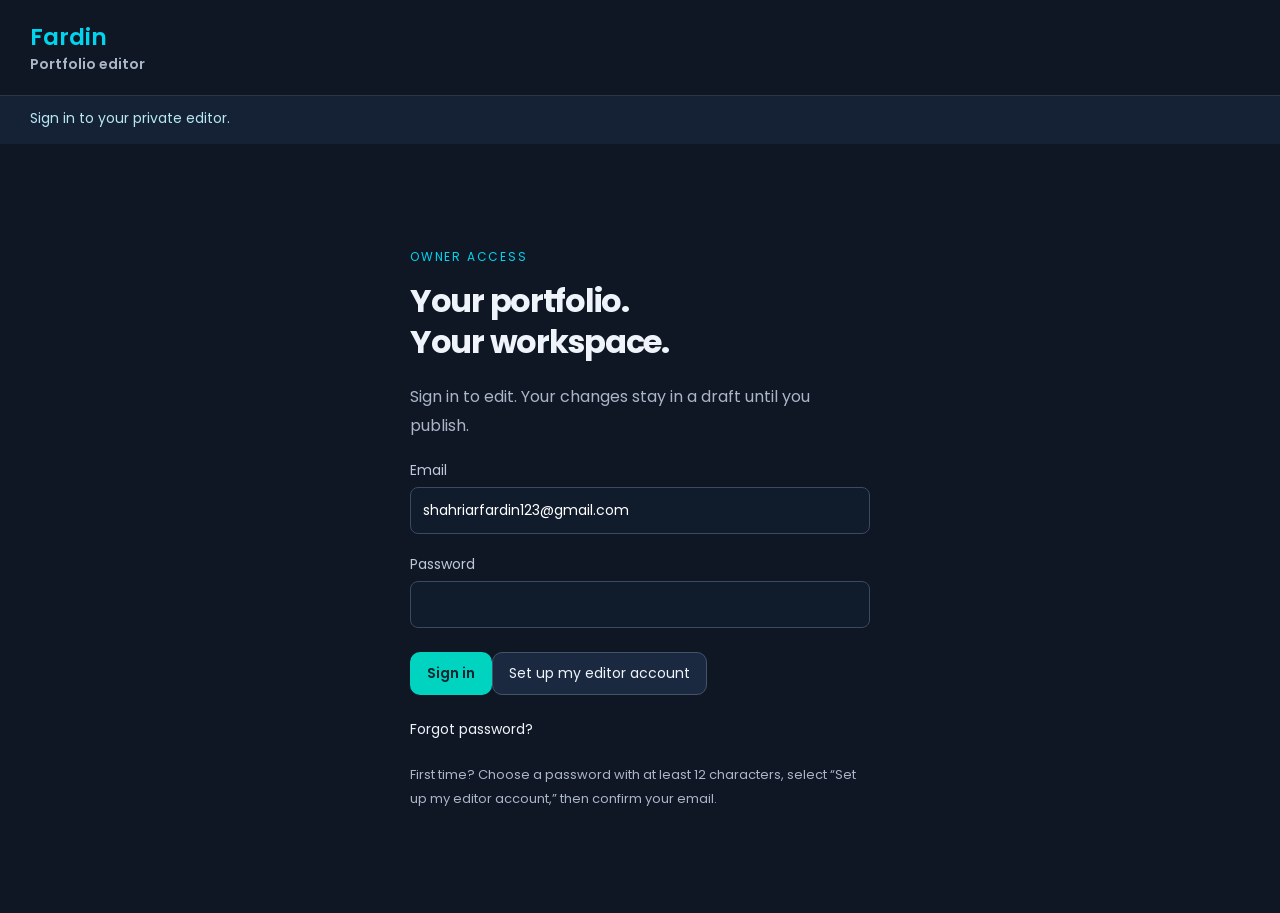
<file: admin.html>
<!doctype html><html lang="en"><head><meta charset="utf-8"><meta name="viewport" content="width=device-width,initial-scale=1"><meta name="robots" content="noindex,nofollow"><title>Portfolio editor — Shahriar Fardin</title><link rel="icon" href="brand.png"><link rel="stylesheet" href="assets/fonts.css"><link rel="stylesheet" href="admin.css"><script src="supabase.min.js" defer></script><script src="purify.min.js" defer></script><script src="editor-config.js" defer></script><script src="admin.js" defer></script></head><body>
<header><a href="./" target="_blank" rel="noopener">Fardin <span>Portfolio editor</span></a><div id="actions" hidden><button id="preview">Preview</button><button id="save">Save draft</button><button id="publish" class="primary">Publish changes</button><button id="logout">Sign out</button></div></header>
<p id="status" role="status" aria-live="polite">Connecting…</p>
<main id="login" class="login" hidden><p class="eyebrow">OWNER ACCESS</p><h1>Your portfolio.<br>Your workspace.</h1><p>Sign in to edit. Your changes stay in a draft until you publish.</p><form id="login-form"><label>Email<input id="email" type="email" autocomplete="username" required></label><label>Password<input id="password" type="password" minlength="12" autocomplete="current-password" required></label><button class="primary" type="submit">Sign in</button><button type="button" id="signup">Set up my editor account</button></form><button id="reset" class="text-button">Forgot password?</button><p class="help">First time? Choose a password with at least 12 characters, select “Set up my editor account,” then confirm your email.</p></main>
<main id="workspace" hidden><aside><p class="eyebrow">YOUR CONTENT</p><nav id="sections" aria-label="Editable sections"></nav><button id="add-category">+ Add project category</button><button id="restore">Load published version</button><a href="./" target="_blank" rel="noopener">Open live portfolio ↗</a></aside><section class="editing"><div class="section-title"><div><p class="eyebrow">EDIT PORTFOLIO</p><h1 id="section-title">Introduction</h1></div><select id="view-mode" aria-label="Preview size"><option value="desktop">Desktop preview</option><option value="phone">Phone preview</option></select></div><div id="items"></div><div id="fields"></div></section></main>
<dialog id="preview-dialog"><div class="preview-toolbar"><strong>Draft preview</strong><button id="close-preview">Close preview</button></div><iframe id="preview-frame" title="Portfolio draft preview" sandbox="allow-same-origin"></iframe></dialog>
</body></html>
</file>
<file: assets/fonts.css>
@font-face {
  font-family: 'Lalezar';
  font-style: normal;
  font-weight: 400;
  font-display: swap;
  src: url(./font-0.ttf) format('truetype');
}
@font-face {
  font-family: 'Poppins';
  font-style: normal;
  font-weight: 400;
  font-display: swap;
  src: url(./font-1.ttf) format('truetype');
}
@font-face {
  font-family: 'Poppins';
  font-style: normal;
  font-weight: 500;
  font-display: swap;
  src: url(./font-2.ttf) format('truetype');
}
@font-face {
  font-family: 'Poppins';
  font-style: normal;
  font-weight: 600;
  font-display: swap;
  src: url(./font-3.ttf) format('truetype');
}
@font-face {
  font-family: 'Poppins';
  font-style: normal;
  font-weight: 700;
  font-display: swap;
  src: url(./font-4.ttf) format('truetype');
}
@font-face {
  font-family: 'Splash';
  font-style: normal;
  font-weight: 400;
  font-display: swap;
  src: url(./font-5.ttf) format('truetype');
}
</file>
<file: styles.css>
:root{color-scheme:dark;--bg:#0f1624;--panel:#182438;--text:#f5f7fb;--muted:#aab6c8;--cyan:#00d4ef;--green:#00e6ab;--line:#2a3546;--radius:18px;font-size:16px}*{box-sizing:border-box}html{scroll-behavior:smooth;scroll-padding-top:30px}body{margin:0;background:var(--bg);color:var(--text);font-family:Poppins,Arial,sans-serif;line-height:1.75}a{color:inherit;text-decoration:none}button,input,textarea{font:inherit}button,a{-webkit-tap-highlight-color:transparent}button{cursor:pointer}img{display:block;max-width:100%}button{color:inherit}::selection{background:#00d4ef;color:#0f1624}:focus-visible{outline:3px solid var(--cyan);outline-offset:5px}h1,h2,h3,p{margin:0}h2{font-size:clamp(2rem,3.5vw,3.2rem);line-height:1.2;letter-spacing:-.04em;font-weight:600}h3{line-height:1.4;font-weight:600}p+p{margin-top:1.2rem}.wrap{width:min(1280px,calc(100% - 112px));margin-inline:auto}.section{padding-block:100px;scroll-margin-top:24px}.eyebrow{color:var(--cyan);font-size:.8rem;font-weight:500;letter-spacing:.16em;margin-bottom:20px}.muted{color:var(--muted)}.small-label{font-size:.8rem;color:var(--muted)}.site-header{height:130px;display:flex;align-items:center;gap:35px}.brand{flex:none}.brand img{object-fit:contain;width:76px;height:76px}.main-nav{margin:auto;display:flex;gap:5px;padding:8px;background:#242b36;border:1px solid #2b3341;border-radius:100px}.main-nav a{font-size:.83rem;padding:9px 17px;border-radius:60px;transition:color .2s,background .2s}.main-nav a:hover,.main-nav a.active{color:var(--cyan);background:#1a2332}.header-contact{font-size:.85rem;white-space:nowrap}.header-contact span{color:var(--cyan);margin-left:10px}.menu-toggle{display:none;border:0;background:none;padding:10px}.hero{position:relative;min-height:670px;display:grid;grid-template-columns:1.1fr 1fr;align-items:center;padding-bottom:76px}.hero-content{z-index:2;position:relative;padding-block:70px}.hello{font-family:monospace;font-size:.95rem;font-weight:bold;letter-spacing:.02em;margin-bottom:18px}.hero h1{font-family:Lalezar,Arial,sans-serif;font-size:4.5rem;font-weight:400;line-height:1.8;white-space:nowrap}.signature{font-family:Splash,cursive;font-size:clamp(5.5rem,8vw,8rem);font-weight:400;margin-left:12px;background:linear-gradient(115deg,#00e9ac 5%,#00bdd4 54%,#087dff 100%);color:transparent;background-clip:text;-webkit-background-clip:text}.role-line{font-family:Lalezar,Arial,sans-serif;font-size:clamp(1.8rem,3.4vw,3rem);line-height:1.2;margin-top:-16px!important;white-space:nowrap}.caret{display:inline-block;background:var(--cyan);width:3px;height:.85em;margin-left:7px;animation:blink 1s step-end infinite}.hero-description{max-width:460px;color:var(--muted);font-size:1rem;margin-top:26px;line-height:1.9}.hero-description strong{font-weight:400;color:#e4ebf7}.hero-actions{display:flex;flex-wrap:wrap;gap:14px;margin-top:32px}.button{display:inline-flex;align-items:center;justify-content:center;gap:22px;padding:13px 24px;border-radius:50px;min-height:50px;font-size:.87rem;font-weight:600;transition:transform .2s,box-shadow .2s}.button:hover{transform:translateY(-3px)}.primary{background:linear-gradient(110deg,#00e8ad,#00bcd5);color:#0b1c28;border:1px solid transparent}.primary:hover{box-shadow:0 7px 30px #00bed529}.secondary{background:transparent;border:1px solid #3d4859}.hero-socials{display:flex;align-items:center;gap:18px;margin-top:36px}.hero-socials a{padding:5px;transition:transform .2s}.hero-socials a:hover{transform:translateY(-3px)}.hero-socials img{width:22px;height:22px;object-fit:contain}.hero-visual{position:relative;align-self:stretch;min-width:0;overflow:hidden}.portrait{position:absolute;width:820px;max-width:none;height:620px;object-fit:contain;left:50%;transform:translateX(-50%);bottom:0;z-index:1}.hero-visual:after{content:'';position:absolute;inset:75% 0 0;background:linear-gradient(transparent,var(--bg));z-index:2;pointer-events:none}.geometry{position:absolute;width:450px;height:450px;top:130px;left:80px;background:repeating-linear-gradient(0deg,transparent 0 89px,#23bddc24 89px 90px),repeating-linear-gradient(90deg,transparent 0 89px,#23bddc24 89px 90px);transform:rotate(45deg);mask-image:linear-gradient(135deg,transparent,#000)}.portrait-caption{position:absolute;bottom:6px;left:55px;right:0;z-index:3;display:flex;justify-content:space-between;font-size:.7rem;color:var(--muted);letter-spacing:.06em}.hero-bottom{position:absolute;bottom:0;left:0;right:0;border-top:1px solid var(--line);display:flex;justify-content:space-between;padding-top:23px;font-size:.8rem;color:var(--muted)}.hero-bottom a span{color:var(--cyan);margin-left:16px}.about{display:grid;grid-template-columns:1fr 1.2fr;gap:90px}.about-copy{color:var(--muted)}.text-link{display:inline-block;color:var(--cyan);font-size:.9rem;margin-top:23px}.footer{border-top:1px solid var(--line);padding-block:35px;display:flex;align-items:center;justify-content:space-between;gap:24px;font-size:.8rem;color:var(--muted)}.footer-name{font-size:1rem;color:var(--text);font-weight:600}.footer-name span{display:block;font-size:.7rem;font-weight:400;color:var(--muted)}.sr-only{position:absolute;width:1px;height:1px;padding:0;margin:-1px;overflow:hidden;clip:rect(0,0,0,0);white-space:nowrap;border:0}.skip-link{position:fixed;left:20px;top:-70px;background:var(--cyan);color:var(--bg);padding:10px 20px;z-index:100}.skip-link:focus{top:20px}dialog:not([open]){display:none}@keyframes blink{50%{opacity:0}}
@media(min-width:1500px){.hero{min-height:760px}.portrait{height:710px;width:940px}}
@media(max-width:1100px){.wrap{width:calc(100% - 64px)}.site-header{gap:18px}.main-nav a{padding:9px 12px;font-size:.78rem}.header-contact{display:none}.hero{min-height:625px}.hero h1{font-size:3.3rem}.signature{font-size:6rem}.role-line{font-size:2.15rem}.hero-description{max-width:380px}.hero-visual{margin-right:-20px}.portrait{height:565px;width:745px;left:50%}.portrait-caption{left:15px}.about{gap:45px}}
@media(max-width:760px){.wrap{width:calc(100% - 40px)}.section{padding-block:64px}.site-header{height:94px;justify-content:space-between;position:relative;z-index:10}.brand img{width:60px;height:60px}.menu-toggle{display:block}.main-nav{display:none;position:absolute;top:82px;left:0;right:0;border-radius:18px;padding:13px;box-shadow:0 20px 40px #0005}.main-nav.open{display:flex;flex-direction:column}.main-nav a{padding:12px 18px;font-size:1rem}.hero{display:flex;flex-direction:column;align-items:stretch;padding-bottom:70px;min-height:0}.hero-content{padding:40px 0 25px}.hello{font-size:.85rem;margin-bottom:12px}.hero h1{font-size:3.1rem;line-height:1.7}.signature{font-size:5.8rem;margin-left:12px}.role-line{font-size:clamp(1.6rem,6.8vw,2.8rem);margin-top:-3px!important}.hero-description{max-width:100%;font-size:.95rem;margin-top:22px}.hero-actions{gap:10px;margin-top:25px}.button{padding:12px 20px;font-size:.8rem;gap:12px}.hero-socials{gap:14px;margin-top:26px}.hero-visual{height:390px;margin:0;align-self:auto}.portrait{height:440px;width:580px;bottom:-30px}.geometry{width:300px;height:300px;top:65px;left:calc(50% - 120px)}.portrait-caption{left:0;bottom:9px;font-size:.65rem}.hero-bottom{font-size:.7rem;padding-top:17px;gap:20px}.hero-bottom>span{max-width:160px}.about{grid-template-columns:1fr;gap:28px}.about-copy{font-size:.94rem}.footer{flex-wrap:wrap;padding-block:28px}.footer p{order:3;width:100%}.footer>a:last-child{margin-left:auto}}
@media(max-width:360px){.hero h1{font-size:2.6rem}.signature{font-size:5rem}.hero-socials{gap:10px}.button{padding-inline:17px}.hero-visual{height:340px}.portrait{height:390px;width:520px}}
@media(prefers-reduced-motion:reduce){html{scroll-behavior:auto}*,*:before,*:after{animation:none!important;transition:none!important}}
.section-heading{display:flex;align-items:flex-end;justify-content:space-between;gap:40px;margin-bottom:44px}.section-heading>p{max-width:340px;color:var(--muted);font-size:.95rem}.section-heading.compact{display:block;text-align:center;margin-bottom:50px}.compact h2{font-size:2rem}.compact>p:last-child{margin:14px auto 0;max-width:none;color:var(--muted)}.skills-band{padding-block:65px 70px;background:#131d2d;border-block:1px solid #202e40}.skills-grid{display:grid;grid-template-columns:repeat(7,1fr);gap:35px 20px;list-style:none;padding:0;margin:0}.skills-grid li{display:flex;flex-direction:column;align-items:center;gap:14px;font-size:.8rem;color:#c8d1de}.skills-grid li>img,.js-logo{width:48px;height:48px;object-fit:contain;position:relative}.js-logo>img{width:48px;height:48px}.js-logo .js-letters{position:absolute;bottom:5px;right:5px;width:30px;height:21px}.project-index{display:flex;flex-wrap:wrap;gap:10px;border-bottom:1px solid var(--line);padding-bottom:30px;margin-bottom:48px}.project-index a{font-size:.8rem;color:var(--muted);border:1px solid var(--line);padding:8px 17px;border-radius:30px;transition:border-color .2s,color .2s}.project-index a:hover{color:var(--cyan);border-color:var(--cyan)}.gallery-section{margin-bottom:55px;scroll-margin-top:25px}.gallery-section:last-child{margin-bottom:0}.gallery-heading{display:flex;align-items:center;justify-content:space-between;gap:20px;margin-bottom:24px}.gallery-heading h3{font-size:1.45rem;letter-spacing:-.03em}.gallery-heading p{color:var(--muted);font-size:.85rem;margin-top:6px}.count{font-size:.7rem;color:var(--cyan);font-weight:400;vertical-align:super;margin-left:8px}.gallery-controls{display:flex;gap:9px;flex:none}.gallery-controls button{background:transparent;border:1px solid #3d4859;border-radius:50%;width:42px;height:42px;font-size:1.2rem}.gallery-controls button:hover{background:var(--panel);border-color:var(--cyan)}.gallery-controls button:disabled{opacity:.28;cursor:default}.gallery-track{display:grid;grid-auto-flow:column;grid-auto-columns:calc((100% - 44px)/3);gap:22px;overflow-x:auto;overscroll-behavior-x:contain;scroll-snap-type:x mandatory;scrollbar-width:thin;scrollbar-color:#39495d transparent;padding:0 2px 18px}.project-card{display:block;background:#152234;border:1px solid #263347;border-radius:14px;overflow:hidden;text-align:left;padding:0;scroll-snap-align:start;transition:border-color .2s;min-width:0}.project-card:hover{border-color:#00bcd588}.project-image{height:270px;background:#142431;position:relative;overflow:hidden}.project-image>img{width:100%;height:100%;object-fit:cover;transition:transform .4s}.project-image.contain>img{object-fit:contain;padding:12px}.project-card:hover .project-image>img{transform:scale(1.035)}.project-open{position:absolute;right:15px;top:15px;width:33px;height:33px;border-radius:50%;display:grid;place-items:center;background:#0f1624cf;border:1px solid #ffffff3b;color:#fff}.project-info{padding:20px 22px}.project-info p{font-size:.7rem;color:#a9bdce;letter-spacing:.03em}.project-info h4{font-size:1.05rem;margin:5px 0 0;font-weight:500}.experience-band{background:#121c2c;border-block:1px solid #202e40}.experience-grid{display:grid;grid-template-columns:repeat(3,1fr);gap:24px;align-items:start}.experience-card{background:#1b2940;border:1px solid #2a3850;border-radius:16px;overflow:hidden}.experience-image{width:100%;height:240px;object-fit:cover;object-position:50% 30%}.experience-card:first-child .experience-image,.experience-card:nth-child(2) .experience-image{object-fit:contain;background:#e9ecf0}.experience-copy{padding:25px}.experience-copy h3{font-size:1.15rem;margin-top:7px}.experience-copy ul{list-style:none;margin:23px 0 0;padding:0 0 0 15px;border-left:1px solid #506079}.experience-copy li{position:relative;padding:0 0 24px 8px}.experience-copy li:last-child{padding-bottom:0}.experience-copy li:before{content:'';position:absolute;width:7px;height:7px;border-radius:50%;background:var(--cyan);left:-19px;top:8px}.experience-copy h4{font-size:.87rem;font-weight:500;margin:0 0 7px}.experience-copy li p{font-size:.8rem;color:#b5c1d4;line-height:1.85}.milestones{display:grid;grid-template-columns:repeat(3,1fr);gap:45px}.milestones article{border-top:1px solid #3a485c;padding-top:25px}.milestone-number{display:block;font-size:5rem;line-height:1.3;letter-spacing:-.07em;font-weight:600;color:var(--cyan)}.milestone-number>span{font-size:3rem;color:var(--green)}.milestone-number.word{font-size:4rem;line-height:1.625;letter-spacing:-.04em}.milestones h3{margin:12px 0;font-size:1.1rem}.milestones p{color:var(--muted);font-size:.9rem}.contact-section{padding-block:90px;background:radial-gradient(ellipse at 0% 100%,#003e4c50,transparent 65%);border-top:1px solid var(--line)}.contact-grid{display:grid;grid-template-columns:1.4fr 1fr;gap:100px}.contact-grid h2{font-size:clamp(3rem,5.5vw,5rem);line-height:1.1}.gradient-text{background:linear-gradient(110deg,var(--green),var(--cyan));color:transparent;background-clip:text}.contact-grid h2+p{color:var(--muted);margin:25px 0;max-width:490px}.email-link{display:block;font-size:clamp(.85rem,1.75vw,1.35rem);overflow-wrap:anywhere}.email-link span{color:var(--cyan);margin-left:14px}.copy-email{display:inline-block;margin-top:15px;border:0;border-bottom:1px solid #60788c;background:transparent;color:var(--muted);font-size:.75rem;padding:5px 0}.copy-email:hover{color:var(--cyan)}#copy-status{display:block;margin-top:8px;font-size:.75rem;min-height:1.6em}.contact-card{border:1px solid #2f4051;border-radius:20px;padding:30px 36px;align-self:center;background:#142032}.contact-card>p{margin-bottom:15px;letter-spacing:.1em}.contact-card>a{display:flex;align-items:center;justify-content:space-between;border-bottom:1px solid #2b3b4d;padding:12px 0;font-size:.95rem}.contact-card>a:last-child{border:0}.contact-card a:hover{color:var(--cyan)}.contact-card span{color:var(--cyan)}dialog{background:#152234;color:var(--text);border:1px solid #42536c;border-radius:20px;padding:0;width:min(850px,calc(100% - 32px));max-height:90dvh;overflow-y:auto;box-shadow:0 30px 100px #0009}dialog::backdrop{background:#050b17d9;backdrop-filter:blur(7px)}.dialog-close{position:sticky;float:right;top:14px;margin:14px 14px -58px 0;z-index:2;width:44px;height:44px;border:1px solid #ffffff4d;border-radius:50%;background:#0f1624df;color:white;font-size:1.8rem;line-height:1}.dialog-image{width:100%;height:min(52dvh,480px);object-fit:contain;background:#0d1521}.dialog-copy{padding:30px 36px}.dialog-copy h2{font-size:2rem}.dialog-copy>p:not(.eyebrow){color:var(--muted);margin-top:18px}.dialog-copy .button{margin-top:24px}body.dialog-open{overflow:hidden}
@media(max-width:1100px){.project-image{height:230px}.experience-grid{grid-template-columns:repeat(2,1fr)}.contact-grid{gap:50px}.experience-image{height:260px}}
@media(max-width:760px){.section-heading{display:block;margin-bottom:30px}.section-heading>p{margin-top:20px}.skills-band{padding-block:45px}.skills-grid{grid-template-columns:repeat(4,1fr);gap:28px 10px}.skills-grid li{font-size:.7rem;gap:10px}.skills-grid li>img,.js-logo,.js-logo>img{width:40px;height:40px}.js-logo .js-letters{width:25px;height:18px;bottom:4px;right:4px}.compact h2{font-size:1.7rem}.compact>p:last-child{font-size:.85rem}.section-heading.compact{margin-bottom:35px}.project-index{gap:8px;margin-bottom:36px;padding-bottom:25px}.project-index a{font-size:.7rem;padding:7px 12px}.gallery-heading{align-items:flex-start;gap:10px}.gallery-heading h3{font-size:1.18rem}.gallery-heading p{font-size:.75rem;max-width:250px}.gallery-controls{gap:6px}.gallery-controls button{width:35px;height:35px}.gallery-track{grid-auto-columns:85%;gap:15px;padding-bottom:14px}.project-image{height:260px}.project-info{padding:16px 19px}.gallery-section{margin-bottom:38px}.experience-grid{grid-template-columns:1fr;gap:22px}.experience-image{height:260px}.experience-copy{padding:25px}.experience-copy li p{font-size:.87rem}.milestones{grid-template-columns:1fr;gap:30px}.milestone-number{font-size:4.2rem}.milestone-number.word{font-size:3.5rem}.milestones h3{margin-top:5px}.milestones p{font-size:.9rem}.contact-section{padding-block:60px}.contact-grid{grid-template-columns:1fr;gap:30px}.contact-grid h2{font-size:3.3rem}.contact-grid h2+p{font-size:.9rem}.email-link{font-size:clamp(.8rem,3.7vw,1.1rem)}.contact-card{padding:25px 30px}.dialog-copy{padding:25px}.dialog-copy h2{font-size:1.65rem}.dialog-copy>p:not(.eyebrow){font-size:.9rem}.dialog-image{height:40dvh}}
@media(max-width:360px){.skills-grid{grid-template-columns:repeat(3,1fr)}.project-image{height:220px}.gallery-track{grid-auto-columns:92%}}
.little-spark{width:88px;height:82px;object-fit:contain;margin-top:26px;opacity:.95}
@media(prefers-reduced-motion:reduce){.little-spark{display:none}}
@media(max-width:760px){.little-spark{width:68px;height:63px;margin-top:20px}.hero h1{white-space:normal}.signature{font-size:clamp(4.4rem,22vw,5.8rem)}.role-line{white-space:normal;min-height:1.3em}}
@media(max-width:760px){.hero-visual .portrait{height:390px;bottom:0}}
@media(max-width:360px){.hero-visual .portrait{height:340px;bottom:0}}

/* Keep complete professional titles readable at every screen size. */
.role-line{white-space:normal;font-size:clamp(1.65rem,2.7vw,2.5rem);min-height:3.6em;max-width:100%;overflow-wrap:normal}.role-line #changing-role{display:inline}.hero-content{min-width:0}@media(max-width:760px){.role-line{font-size:clamp(1.5rem,6vw,2rem);min-height:3.6em}}

/* Keep navigation available while scrolling, with room for anchor targets. */
:root{--header-height:110px}
html{scroll-padding-top:calc(var(--header-height) + 16px)}
body{padding-top:var(--header-height)}
.site-header{position:fixed;top:0;left:0;right:0;z-index:50;height:var(--header-height);background:var(--bg);box-shadow:0 0 0 100vmax var(--bg);clip-path:inset(0 -100vmax -12px)}
.brand img{object-fit:contain}
@media(max-width:760px){:root{--header-height:94px}.site-header{position:fixed;clip-path:none;box-shadow:none}.site-header:before{content:'';position:absolute;inset:0 -20px;background:var(--bg);z-index:-1}.main-nav{top:82px}}
</file>
<file: admin.css>
:root{color-scheme:dark;font-family:Poppins,Arial,sans-serif;color:#eef4fa;background:#0f1624;font-size:16px}*{box-sizing:border-box}body{margin:0}button,input,textarea,select{font:inherit}button,a{touch-action:manipulation}button{cursor:pointer;border:1px solid #42536b;border-radius:10px;padding:10px 16px;background:#1b2940;color:inherit;font-size:14px}button:hover{border-color:#00cce5}button:disabled{opacity:.45;cursor:wait}a{color:#00d4ef;text-decoration:none}header{display:flex;align-items:center;justify-content:space-between;gap:20px;padding:20px 30px;border-bottom:1px solid #2a3546;position:sticky;top:0;background:#0f1624;z-index:10}header>a{font-size:23px;font-weight:600}header span{font-size:14px;color:#aab6c8;display:block}#actions{display:flex;gap:8px;flex-wrap:wrap}.primary{background:#00d4c0;color:#082630;border-color:transparent;font-weight:600}#status{margin:0;padding:12px 30px;background:#152236;color:#b7e8f2;min-height:48px;font-size:14px}.login{max-width:520px;margin:60px auto;padding:30px}h1{font-size:32px;line-height:1.3;letter-spacing:-.04em;margin:12px 0 20px}.login>p{color:#aab6c8;line-height:1.8}.eyebrow{font-size:12px;letter-spacing:.15em;color:#00d4ef!important}label{display:block;margin:20px 0 6px;font-size:14px;color:#bdc9da}input,textarea,select{display:block;width:100%;border:1px solid #3b4a61;border-radius:8px;background:#101b2c;color:#fff;padding:12px;margin-top:6px}textarea{min-height:90px;resize:vertical;line-height:1.6}input[type=file]{font-size:13px}form button{margin-top:18px}.help{font-size:13px}.text-button{border:0;background:none;padding-left:0;margin-top:14px}#workspace{display:grid;grid-template-columns:260px minmax(0,1fr);min-height:calc(100vh - 150px)}aside{padding:28px 20px;border-right:1px solid #2a3546}aside nav{display:grid;gap:6px}aside button{text-align:left;width:100%;margin-bottom:6px;background:transparent}aside button.active{background:#1b3545;color:#00d4ef;border-color:#00bdd5}aside>button{margin-top:18px}aside>a{display:block;margin:22px 0;font-size:14px}.editing{padding:30px 40px;max-width:1200px;width:100%;min-width:0}.section-title{display:flex;justify-content:space-between;gap:20px;align-items:center}.section-title select{width:auto}#items{display:flex;gap:8px;flex-wrap:wrap;border-bottom:1px solid #2a3546;padding-bottom:20px}.item.active{border-color:#00d4ef;color:#00d4ef}.field-card{border:1px solid #2a3b50;background:#142134;border-radius:16px;padding:24px;margin-top:24px}.field-card h2{font-size:20px;margin:0}.field-card img{max-width:150px;max-height:100px;object-fit:contain;margin:14px 0}.row-actions{display:flex;gap:8px;flex-wrap:wrap;margin:15px 0}.danger{color:#ffafa9}.hint{color:#aab6c8;font-size:13px;line-height:1.7}dialog{border:1px solid #465e78;border-radius:16px;background:#0f1624;color:white;padding:0;width:calc(100vw - 40px);max-width:1500px;height:90vh}dialog::backdrop{background:#000b}.preview-toolbar{display:flex;justify-content:space-between;align-items:center;padding:12px 20px}iframe{display:block;background:#0f1624;border:0;width:100%;height:calc(100% - 65px);margin:auto}iframe.phone{max-width:390px}#workspace[hidden],#login[hidden],#actions[hidden]{display:none}:focus-visible{outline:3px solid #00d4ef;outline-offset:3px}@media(max-width:760px){header{padding:15px;align-items:flex-start;flex-wrap:wrap}#status{padding:12px 15px}#workspace{grid-template-columns:1fr}aside{border-right:0;border-bottom:1px solid #2a3546;padding:16px}aside nav{display:flex;overflow:auto}aside nav button{width:auto;white-space:nowrap}aside>button{width:auto;margin:10px 5px 0 0}.editing{padding:20px 16px}.section-title{flex-wrap:wrap}.field-card{padding:18px}.login{margin:20px auto}h1{font-size:28px}}
aside{min-width:0}aside nav{max-width:100%}
</file>
